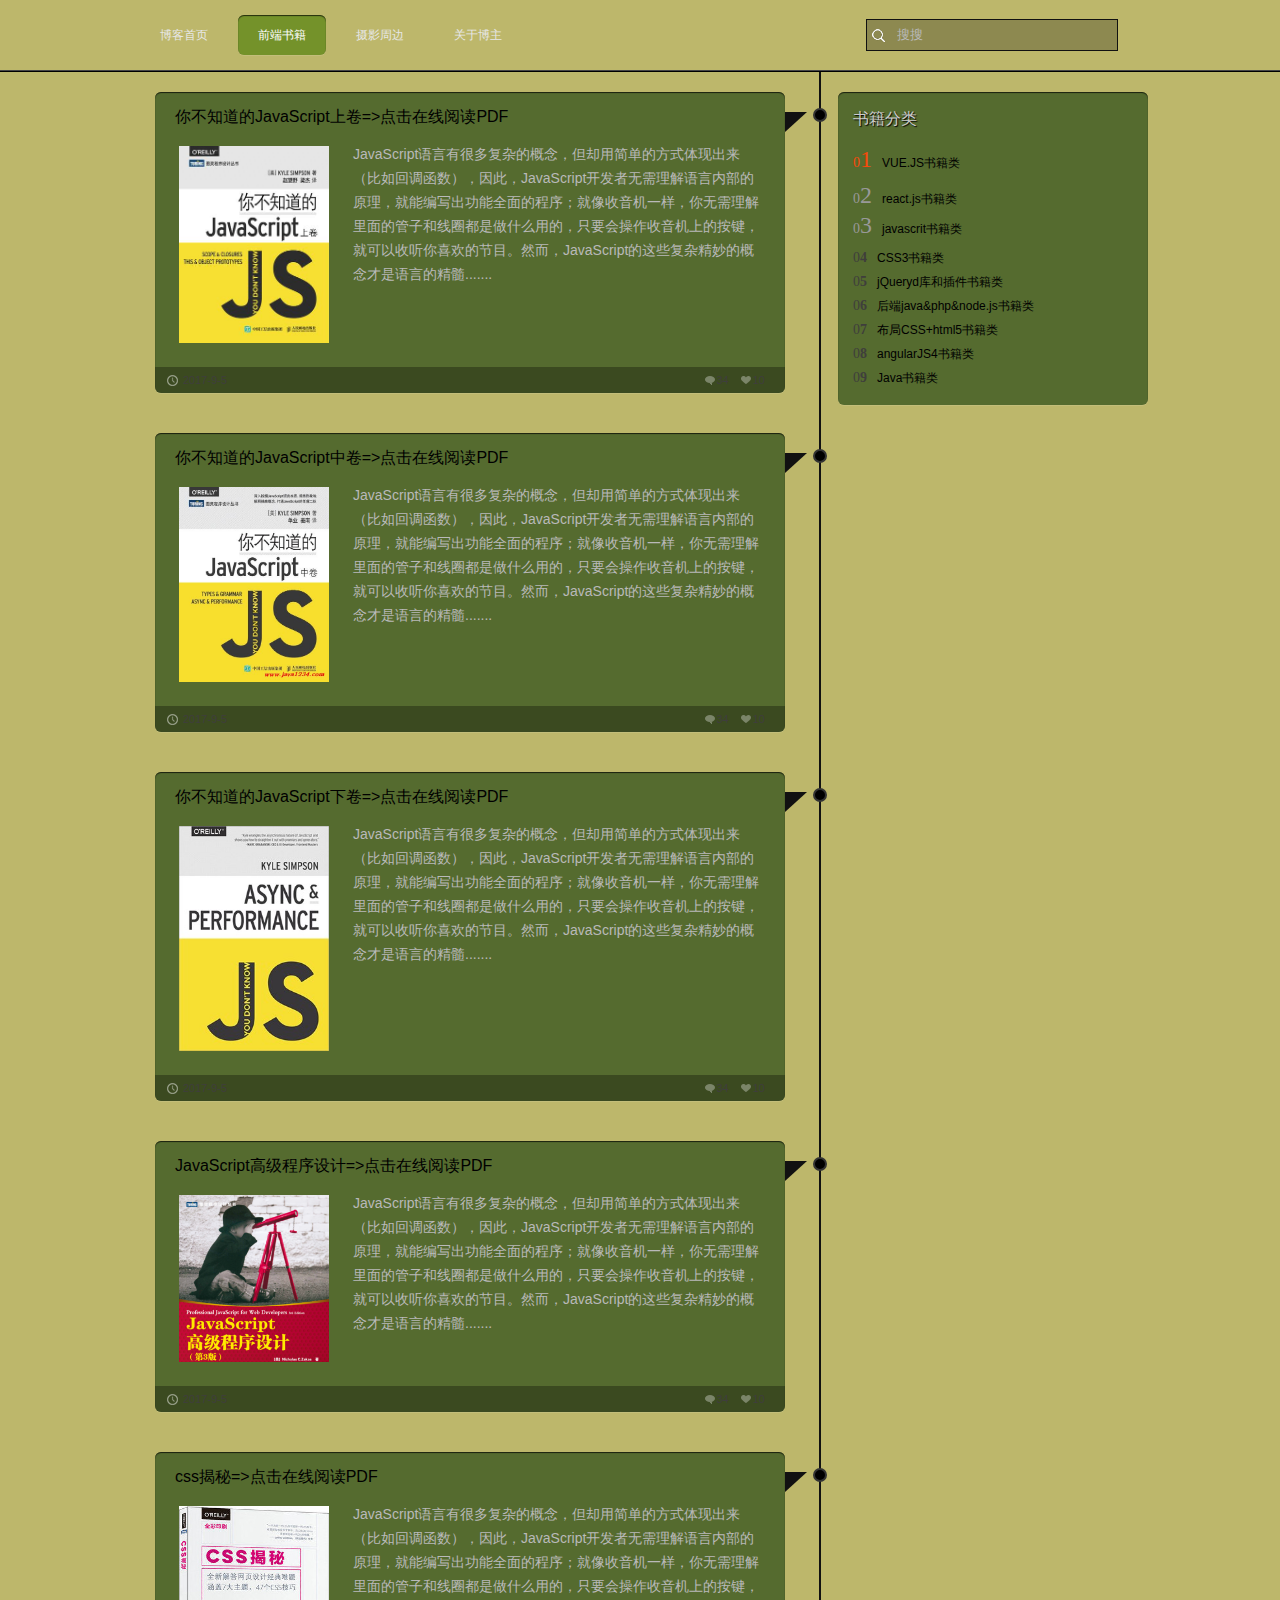
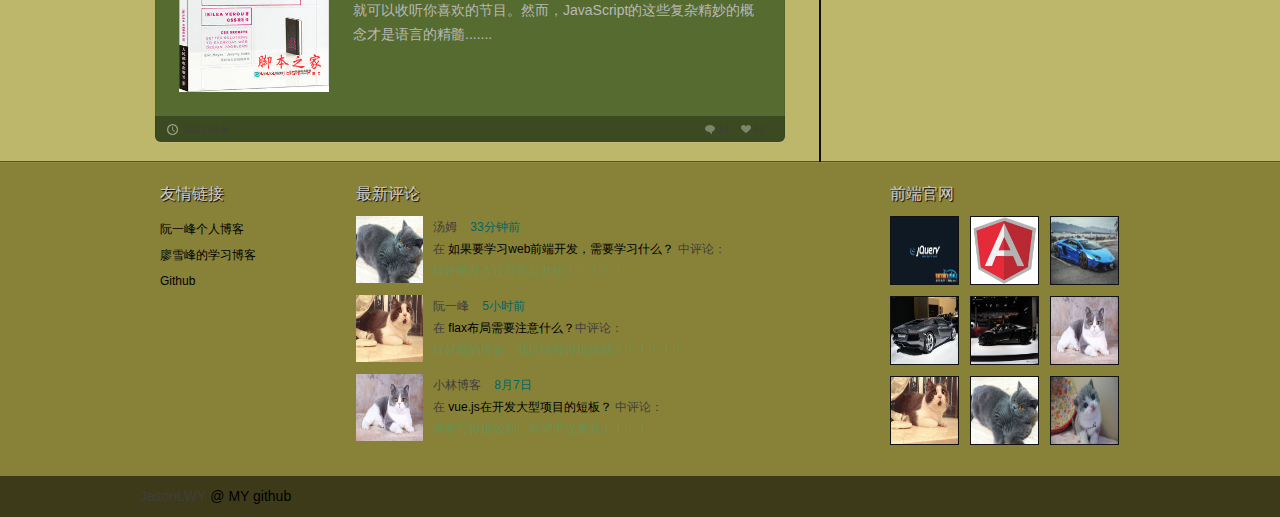
<file: BCatCode/bookOn.html>
<!DOCTYPE html>
<html lang="en">
<head>
    <meta charset="UTF-8">
    <title>jasonlwy博客书籍分享</title>
    <link href="css/styles.css" rel="stylesheet">
    <link href="css/animation.css" rel="stylesheet">
    <!-- 返回顶部调用 begin -->
    <link href="css/lrtk.css" rel="stylesheet" />
    <script type="text/javascript" src="js/jquery.js"></script>
    <script type="text/javascript" src="js/js.js"></script>
    <script type="text/javascript" src="js/my.js"></script>
    <script type="text/javascript" src="js/header.js"></script>
    <script src="media-master/jquery.media.js"></script>

    <script>
        $(function () {
            $("a .media").media({width:500, height:400});
        });
    </script>
</head>
<body>
<header id="top">
    <nav id="nav">
        <ul>
            <li><a href="index2.html" >博客首页</a></li>
            <li><a href="bookOn.html" target="_self" title="图书推荐">前端书籍</a></li>
            <li><a href="pic.html" target="_self" title="技术探讨">摄影周边</a></li>
            <li><a href="about.html" target="_self" title="关于博主   ">关于博主</a></li>
        </ul>
        <div class="search1">
            <form class="searchform" method="get" action="#">
                <input type="text" name="s" value="搜搜" onfocus="this.value=''" onblur="this.value='Search'">
            </form>
        </div>
        <script src="js/silder.js"></script><!--获取当前页导航 高亮显示标题-->
    </nav>
</header>
<div id="mainbody" style="background: darkkhaki">
    <div class="blogs" style="width: 1024px;">
        <ul class="bloglist">
            <li>
                <div class="arrow_box">
                    <div class="ti"></div>
                    <!--三角形-->
                    <div class="ci"></div>
                    <!--圆形-->
                    <h2 class="title"><a class="media" href="pdf/JavaScript.pdf" target="_blank">你不知道的JavaScript上卷=>点击在线阅读PDF</a></h2>
                    <ul class="textinfo">

                        <a class="media" href="pdf/JavaScript.pdf"><img src="images/JavaScript1.jpg"></a>
                        <p> JavaScript语言有很多复杂的概念，但却用简单的方式体现出来（比如回调函数），因此，JavaScript开发者无需理解语言内部的原理，就能编写出功能全面的程序；就像收音机一样，你无需理解里面的管子和线圈都是做什么用的，只要会操作收音机上的按键，就可以收听你喜欢的节目。然而，JavaScript的这些复杂精妙的概念才是语言的精髓.......</p>
                    </ul>
                    <ul class="details">
                        <li class="likes"><a href="#">10</a></li>
                        <li class="comments"><a href="#">34</a></li>
                        <li class="icon-time"><a href="#">2017-9-5</a></li>
                    </ul>
                </div>
            </li>
            <li>
                <div class="arrow_box">
                    <div class="ti"></div>
                    <!--三角形-->
                    <div class="ci"></div>
                    <!--圆形-->
                    <h2 class="title"><a class="media" href="pdf/JavaScript2.pdf"target="_blank">你不知道的JavaScript中卷=>点击在线阅读PDF</a></h2>
                    <ul class="textinfo">
                        <a class="media" href="pdf/JavaScript2.pdf"><img src="images/JavaScript2.jpg"></a>
                        <p> JavaScript语言有很多复杂的概念，但却用简单的方式体现出来（比如回调函数），因此，JavaScript开发者无需理解语言内部的原理，就能编写出功能全面的程序；就像收音机一样，你无需理解里面的管子和线圈都是做什么用的，只要会操作收音机上的按键，就可以收听你喜欢的节目。然而，JavaScript的这些复杂精妙的概念才是语言的精髓.......</p>
                    </ul>
                    <ul class="details">
                        <li class="likes"><a href="#">10</a></li>
                        <li class="comments"><a href="#">34</a></li>
                        <li class="icon-time"><a href="#">2017-9-5</a></li>
                    </ul>
                </div>
            </li>
            <li>
                <div class="arrow_box">
                    <div class="ti"></div>
                    <!--三角形-->
                    <div class="ci"></div>
                    <!--圆形-->
                    <h2 class="title"><a class="media" href="pdf/JavaScript.pdf"target="_blank">你不知道的JavaScript下卷=>点击在线阅读PDF</a></h2>
                    <ul class="textinfo">
                        <a class="media" href="pdf/JavaScript.pdf"><img src="images/JavaScript3.jpg"></a>
                        <p> JavaScript语言有很多复杂的概念，但却用简单的方式体现出来（比如回调函数），因此，JavaScript开发者无需理解语言内部的原理，就能编写出功能全面的程序；就像收音机一样，你无需理解里面的管子和线圈都是做什么用的，只要会操作收音机上的按键，就可以收听你喜欢的节目。然而，JavaScript的这些复杂精妙的概念才是语言的精髓.......</p>
                    </ul>
                    <ul class="details">
                        <li class="likes"><a href="#">10</a></li>
                        <li class="comments"><a href="#">34</a></li>
                        <li class="icon-time"><a href="#">2017-9-5</a></li>
                    </ul>
                </div>
            </li>
            <li>
                <div class="arrow_box">
                    <div class="ti"></div>
                    <!--三角形-->
                    <div class="ci"></div>
                    <!--圆形-->
                    <h2 class="title"><a class="media" href="pdf/JavaScript高级程序设计.pdf" target="_blank">JavaScript高级程序设计=>点击在线阅读PDF</a></h2>
                    <ul class="textinfo">
                        <a class="media" href="pdf/JavaScript高级程序设计.pdf"><img src="images/JavaScript4.jpg"></a>
                        <p> JavaScript语言有很多复杂的概念，但却用简单的方式体现出来（比如回调函数），因此，JavaScript开发者无需理解语言内部的原理，就能编写出功能全面的程序；就像收音机一样，你无需理解里面的管子和线圈都是做什么用的，只要会操作收音机上的按键，就可以收听你喜欢的节目。然而，JavaScript的这些复杂精妙的概念才是语言的精髓.......</p>
                    </ul>
                    <ul class="details">
                        <li class="likes"><a href="#">10</a></li>
                        <li class="comments"><a href="#">34</a></li>
                        <li class="icon-time"><a href="#">2017-9-5</a></li>
                    </ul>
                </div>
            </li>
            <li>
                <div class="arrow_box">
                    <div class="ti"></div>
                    <!--三角形-->
                    <div class="ci"></div>
                    <!--圆形-->
                    <h2 class="title"><a class="media" href="pdf/css揭秘.pdf"target="_blank">css揭秘=>点击在线阅读PDF</a></h2>
                    <ul class="textinfo">
                        <a class="media" href="pdf/css揭秘.pdf"><img src="images/css1.jpg"></a>
                        <p> JavaScript语言有很多复杂的概念，但却用简单的方式体现出来（比如回调函数），因此，JavaScript开发者无需理解语言内部的原理，就能编写出功能全面的程序；就像收音机一样，你无需理解里面的管子和线圈都是做什么用的，只要会操作收音机上的按键，就可以收听你喜欢的节目。然而，JavaScript的这些复杂精妙的概念才是语言的精髓.......</p>
                    </ul>
                    <ul class="details">
                        <li class="likes"><a href="#">10</a></li>
                        <li class="comments"><a href="#">34</a></li>
                        <li class="icon-time"><a href="#">2017-9-5</a></li>
                    </ul>
                </div>
            </li>
        </ul>
        <aside>

            <div class="tuijian">
                <h2>书籍分类</h2>
                <ol>
                    <li><span><strong>1</strong></span><a href="/">VUE.JS书籍类</a></li>
                    <li><span><strong>2</strong></span><a href="/">react.js书籍类</a></li>
                    <li><span><strong>3</strong></span><a href="/">javascrit书籍类</a></li>
                    <li><span><strong>4</strong></span><a href="/">CSS3书籍类</a></li>
                    <li><span><strong>5</strong></span><a href="/">jQueryd库和插件书籍类</a></li>
                    <li><span><strong>6</strong></span><a href="/">后端java&php&node.js书籍类</a></li>
                    <li><span><strong>7</strong></span><a href="/">布局CSS+html5书籍类</a></li>
                    <li><span><strong>8</strong></span><a href="/">angularJS4书籍类</a></li>
                    <li><span><strong>9</strong></span><a href="/">Java书籍类</a></li>
                </ol>
            </div>

        </aside>
    </div>

</div>
<footer>
    <div class="footer-mid">
        <div class="links">
            <h2>友情链接</h2>
            <ul>
                <li><a href="http://www.ruanyifeng.com/blog/">阮一峰个人博客</a></li>
                <li><a href="https://www.liaoxuefeng.com/">廖雪峰的学习博客</a></li>
                <li><a href="https://www.github.com/">Github</a></li>
            </ul>
        </div>
        <div class="visitors">
            <h2>最新评论</h2>
            <dl>
                <dt><img src="images/n3.jpg">
                <dt>
                <dd>汤姆
                    <time>33分钟前</time>
                </dd>
                <dd>在 <a href="http://www.yangqq.com/jstt/bj/2013-07-28/530.html" class="title">如果要学习web前端开发，需要学习什么？ </a>中评论：</dd>
                <dd>好好学月入过万不是梦想！！！！！</dd>
            </dl>
            <dl>
                <dt><img src="images/n2.jpg">
                <dt>
                <dd>阮一峰
                    <time>5小时前</time>
                </dd>
                <dd>在 <a href="http://www.yangqq.com/news/s/2013-07-31/533.html" class="title">
                    flax布局需要注意什么？</a>中评论：</dd>
                <dd>好好看的博客，我已经写得很清楚了！！！！！</dd>
            </dl>
            <dl>
                <dt><img src="images/n1.jpg">
                <dt>
                <dd>小林博客
                    <time>8月7日</time>
                </dd>
                <dd>在 <a href="http://www.yangqq.com/jstt/bj/2013-06-18/285.html" class="title">vue.js在开发大型项目的短板？ </a>中评论：</dd>
                <dd>博客写得很独到，希望下次更新！！！！</dd>
            </dl>
        </div>
        <section class="flickr" >
            <h2>前端官网</h2>
            <ul>
                <li><a href="/"><img src="images/i1.jpg"></a></li>
                <li><a href="/"><img src="images/i2.jpg"></a></li>
                <li><a href="/"><img src="images/i3.jpg"></a></li>
                <li><a href="/"><img src="images/i4.jpg"></a></li>
                <li><a href="/"><img src="images/i5.jpg"></a></li>
                <li><a href="/"><img src="images/n1.jpg"></a></li>
                <li><a href="/"><img src="images/n2.jpg"></a></li>
                <li><a href="/"><img src="images/n3.jpg"></a></li>
                <li><a href="/"><img src="images/n4.jpg"></a></li>
            </ul>
        </section>
    </div>
    <div class="footer-bottom">
        <p>JasonLWY <a href="http://www.github.com">@ MY github</a></p>
    </div>
</footer>

</body>
</html>
</file>
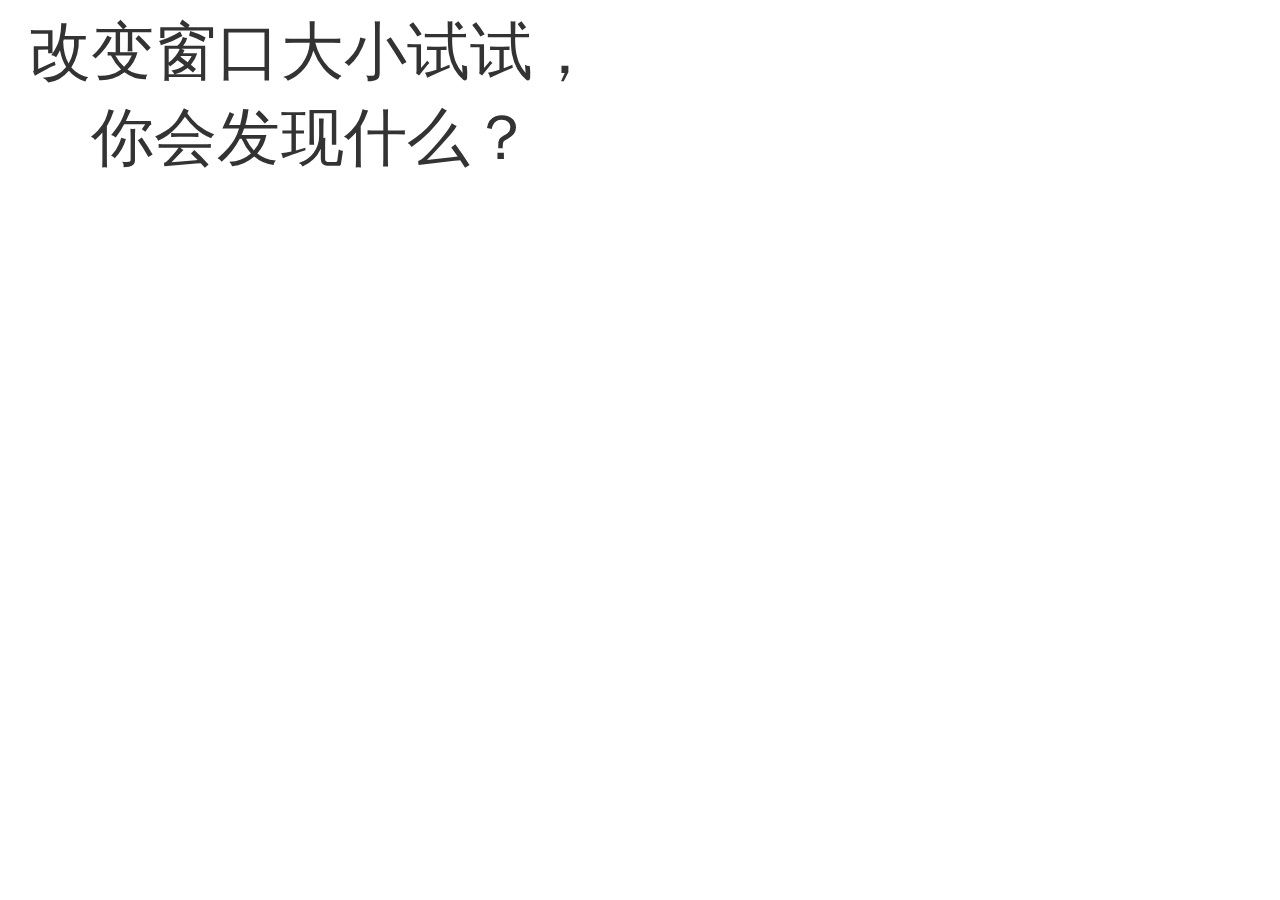
<file: BCatCode/demo112.html>
<!DOCTYPE html>
<html>
<head>
    <meta charset="utf-8" />
    <meta name="viewport" content="width=device-width, initial-scale=1,maximum-scale=1, user-scalable=no">
    <title>测试页面</title>
    <style type="text/css">
        div {
            width: 600px;
            text-align: center;
            font-size: 4em;
            color: #333;
        }
    </style>
    <script type="text/javascript" src="http://code.jquery.com/jquery-1.11.0.js"></script>
    <script type="text/javascript">
        $(function() {
            var r = document.body.offsetWidth / window.screen.availWidth;
            $(document.body).css("-webkit-transform","scale(" + r + ")");
        });
        $(window).resize(function() {
            var r = document.body.offsetWidth / window.screen.availWidth;
            $(document.body).css("-webkit-transform","scale(" + r + ")");
        });
    </script>
</head>
<body>
<div>改变窗口大小试试，你会发现什么？</div>
</body>
</html>
</file>
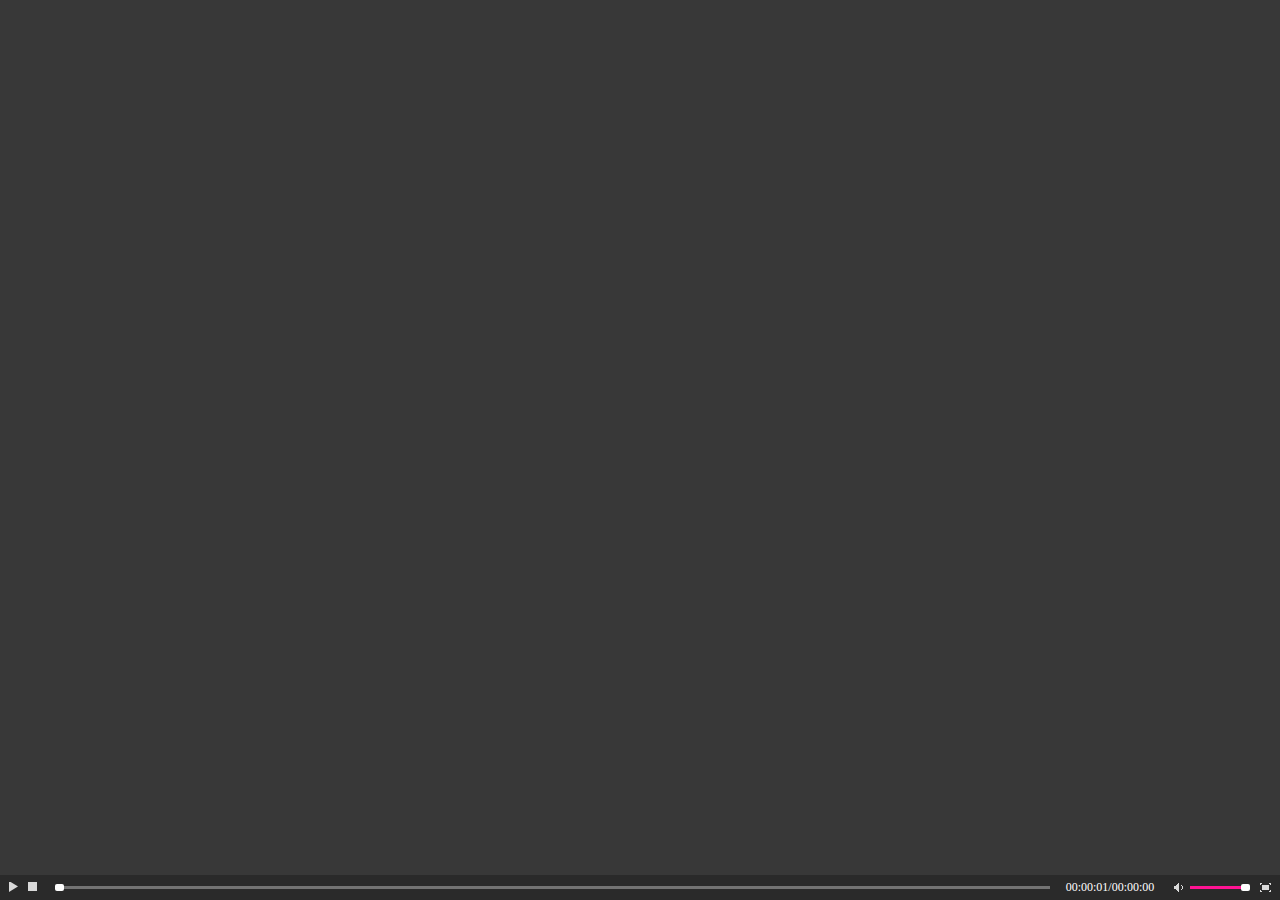
<file: BCatCode/mycat.html>
<!DOCTYPE html>
<html>
	<head>
		<meta charset="UTF-8">
		<title></title>






























































































































































		<link rel="stylesheet" href="css/reset.css" />
		<style type="text/css">
			html,body{
				font-size: 0;
				height: 100%;
				overflow: hidden;
				min-width: 385px;
			}
			#wrap{
				background: #383838;
				width: 100%;
				height: 100%;
				overflow: hidden;
			}
			#controller{
				height: 25px;
				background: #2A2A2A;
			}
			
			/*主进度条*/
			#controller{
				position: relative;
			}
			#controller  .progress{
				position: relative;
				height: 100%;
				margin: 0 230px 0 55px;
			}
			#controller  .progress .wrap{
				position: absolute;
				top: 11px;
				width: 100%;
				height: 3px;
				background: #737373;
			}
			#controller  .progress .wrap .inner{
				z-index: 1;
				position: absolute;
				top: -2px;
				width: 9px;
				height: 7px;
				border-radius: 2px;
				background: white;
			}
			#controller  .progress .wrap2{
				position: absolute;
				top: 11px;
				width: 0;
				height: 3px;
				background: deeppink;
			}
			
			/*按钮排*/
			#controller .btns{
				left: 0;
				top: 0;
				position: absolute;
				width: 55px;
				height: 100%;
				text-align: center;
			}
			#controller .btns span{
				display: inline-block;
				width: 9px;
				height: 11px;
				margin-top: 7px;
				margin-right: 10px;
			}
			#controller .btns .start{
				background: url(img/icon.png) no-repeat;
				background-position:0 -23px ;
			}
			#controller .btns .start.active{
				background-position:0 -11px ;
			}
			#controller .btns .stop{
				background: url(img/icon.png) no-repeat;
				background-position:0 0 ;
			}
			
			
			/*others*/
			#controller .others{
				right: 0;
				top: 0;
				position: absolute;
				width: 230px;
				height: 100%;
			}
			#controller .others > div{
				float: left;
			}
			#controller .others .time{
				width: 120px;
				height: 100%;
				line-height: 25px;
				font-size: 12px;
				text-align: center;
				color: white;
			}
			#controller .others .sound{
				width: 80px;
				height: 100%;
			}
			#controller .others .sound > div{
				float: left;
			}
			#controller .others .sound .switch{
				width: 20px;
				height: 100%;
				text-align: center;
			}
			#controller .others .sound .switch > span{
				display: inline-block;
				width: 12px;
				height: 12px;
				margin: 7px auto;
				background: url(img/icon.png) no-repeat;
				background-position:0 -34px;
			}
			#controller .others .sound .switch.active > span{
				background-position:0 -46px;
			}
			#controller .others .sound .progress{
				width: 60px;
				margin: 0;
			}
			
			
			#controller .others .full-screen{
				width: 30px;
				height: 100%;
				text-align:center;
			}
			#controller .others .full-screen span{
				 display: inline-block;
				 margin: 7px auto;
				 width: 11px;
				 height: 11px;
				 background: url(img/icon.png) no-repeat;
				 background-position: 0 -58px;
			}
			#controller .others .full-screen.active span{
				 background-position: 0 -70px;
			}
			
			
		</style>
	</head>
	<body>
			<div id="wrap">
					<video  src="http://gslb.miaopai.com/stream/B~dRdhKMQeI6cuE5aqoGYoVaqbu0YNVn.mp4" ></video>
					<!--视频控件-->
					<div id="controller">
						<!--按钮排-->
						<div class="btns">
							<span class="start"></span>
							<span class="stop"></span>
						</div>
						<!--主进度条-->
						<div class="progress">
							<div class="wrap">
								<div class="inner"></div>
							</div>
							<div class="wrap2"></div>
						</div>
						<!--时间 音量 音量进度条 全屏按钮-->
						<div class="others">
							<div class="time"><span class="now">00:00:01</span>/<span class="all">00:00:00</span></div>
							<div class="sound">
								<div class="switch">
									<span></span>
								</div>
								<div class="progress">
									<div class="wrap">
										<div class="inner"></div>
									</div>
									<div class="wrap2"></div>
								</div>
							</div>
							<div class="full-screen">
								<span></span>
							</div>						
						</div>
					</div>
			</div>
	</body>
	<script src="js/drag.js"></script>
	<script type="text/javascript">
		window.onload=function(){
			/*变量 节点的定义*/
			var video = document.querySelector("#wrap video");
			var controller = document.querySelector("#controller");
			var progressM = document.querySelectorAll("#controller  .progress");
			var wrapM = document.querySelectorAll("#controller  .progress .wrap");
			var wrap2M = document.querySelectorAll("#controller  .progress .wrap2");
			var innerM = document.querySelectorAll("#controller  .progress .wrap .inner");
			var start = document.querySelector("#controller .btns .start");
			var stop = document.querySelector("#controller .btns .stop");
			var all = document.querySelector("#controller .others .time .all");
			var now = document.querySelector("#controller .others .time .now");
			var switchEl = document.querySelector("#controller .others .sound .switch");
			var fullScreen = document.querySelector("#controller .others .full-screen");
			
			var timer=0;
			//同步音量
			var flag =1;
			var isFullScreen =false;
			
			/*控制播放器的尺寸*/
			video.width = document.documentElement.clientWidth;
			video.height = document.documentElement.clientHeight - controller.offsetHeight;
			window.onresize=function(){
				video.width = document.documentElement.clientWidth;
				video.height = document.documentElement.clientHeight - controller.offsetHeight;
			}
			
			//整体的播放器效果
			player();
			function player(){
				
				/*全屏*/
				fullScreen.onclick=function() {
					if(isFullScreen) {
						isFullScreen = false
						if (document.exitFullscreen) {  
						    document.exitFullscreen();  
						}  
						else if (document.mozCancelFullScreen) {  
						    document.mozCancelFullScreen();  
						}  
						else if (document.webkitCancelFullScreen) {  
						    document.webkitCancelFullScreen();  
						}
						else if (document.msExitFullscreen) {
						      document.msExitFullscreen();
						}
					} else {
						isFullScreen = true
						var docElm = document.documentElement;
						//W3C  
						if (docElm.requestFullscreen) {  
						    docElm.requestFullscreen();  
						}
						//FireFox  
						else if (docElm.mozRequestFullScreen) {  
						    docElm.mozRequestFullScreen();  
						}
						//Chrome等  
						else if (docElm.webkitRequestFullScreen) {  
						    docElm.webkitRequestFullScreen();  
						}
						//IE11
						else if (docElm.msRequestFullscreen) {
						  docElm.msRequestFullscreen();
						}
					}
				}
				
				/*音量相关*/
				innerM[1].style.left = wrap2M[1].style.width = wrapM[1].clientWidth -innerM[1].offsetWidth +"px";
				switchEl.onclick=function(){
					if(video.muted){
					/*	静音 ---> 不静音 -->不加active*/
						removeClass(this,"active");
						video.muted = false;
						
						innerM[1].style.left = wrap2M[1].style.width = (wrapM[1].clientWidth -innerM[1].offsetWidth)*flag+"px";
						video.volume=flag;
					}else{
					/*	不静音 ---> 静音 -->加active*/
						addClass(this,"active");
						video.muted = true;
						
						innerM[1].style.left = wrap2M[1].style.width = 0+"px";
						video.volume=0;
					}
				}
				
				
				/*时间的控制*/
				setTimeout(function(){
					all.innerHTML = changeTime(video.duration);
				},1000)
				
				/*
				拖拽时根据拖拽距离控制视频时间
	
				点击进度条时,根据点击位置控制视频时间
					点击进度条时,默认就应该是播放操作
					切换播放按钮的样式
					控制视频的播放
						:控制进度条的前进:通过开启定时器来实现
				*/
				progressM[0].onclick=function(ev){
					ev = ev||event;
					var x = ev.clientX - this.offsetLeft;
					innerM[0].style.left = wrap2M[0].style.width = x+"px";
					video.currentTime = x/(wrapM[0].clientWidth -innerM[0].offsetWidth ) * video.duration;
					
					video.play();
					addClass(start,"active");
					timer=setInterval(move,100);
				}
				
				
				
				
				/*
				播放按钮点击时:
					切换播放按钮的样式
					控制视频的播放暂停
						播放:控制进度条的前进(通过开启定时器来实现)
						暂停:要关闭定时器不让进度条前进
						
				停止按钮点击时
					切换播放按钮的样式
					控制视频暂停
						暂停:要关闭定时器不让进度条前进
					进度条重置为0
					视频时间调整为0
				*/
				//停止按钮
				stop.onclick=function(){
					video.pause();
					removeClass(start,"active");
					clearInterval(timer);
					innerM[0].style.left = wrap2M[0].style.width = 0+"px";
					video.currentTime=0;
				}
				//播放按钮
				start.onclick=function(){
					if(video.paused){
						// 暂停 ---> 播放 --->  暂停按钮（加active）
						video.play();
						addClass(this,"active");
						timer=setInterval(move,100);
					}else{
						//播放 ---> 暂停 ---> 播放按钮
						video.pause();
						removeClass(this,"active");
						clearInterval(timer);
					}
				}
				function move(){
					var scale = video.currentTime / video.duration;
					innerM[0].style.left = wrap2M[0].style.width = scale *(wrapM[0].clientWidth -innerM[0].offsetWidth )+"px";
					
					now.innerHTML = changeTime(video.currentTime);
				}
				
				
				
				
				//进度条拖拽  解耦 组件高可复用
				var callback={
					move:function(){
						wrap2M[0].style.width = this.offsetLeft+"px";
						/*拖拽时根据拖拽距离控制视频时间*/
						var scale = this.offsetLeft / (wrapM[0].clientWidth -innerM[0].offsetWidth );
						video.currentTime = scale*video.duration;
						
						now.innerHTML = changeTime(video.currentTime);
					}
				}
				var callback1={
					move:function(){
						wrap2M[1].style.width = this.offsetLeft+"px";
						var scale = this.offsetLeft / (wrapM[1].clientWidth -innerM[1].offsetWidth );
						flag = scale;
						video.volume = scale;
						if(video.volume == 0){
							addClass(switchEl,"active");
							//一定重新置回来
							video.muted = true;
						}else{
							removeClass(switchEl,"active");
							//一定重新置回来
							video.muted = false;
						}
					}
				}
				$.drag(innerM[0],callback);
				$.drag(innerM[1],callback1);
			}
		
		
		
		
		
			//工具类函数
				function changeTime(time){
					time = parseInt(time);
					
					var h=toZero(Math.floor(time/3600));
					var m=toZero(Math.floor(time%3600/60));
					var s=toZero(Math.floor(time%60));;
					
					return h+":"+m+":"+s;
				}
				function toZero(mun){
					if(mun<10){
						mun = "0"+mun;
					}else{
						mun = ""+mun;
					}
					return mun;
				}
			
			
				function addClass(node,className){
					var reg=new RegExp("\\b"+className+"\\b");
					if(!reg.test(node.className)){
						node.className +=(" "+className); 
					}
				}
				function removeClass(node,className){
					if(node.className){
						var reg=new RegExp("\\b"+className+"\\b");
						var classes = node.className;
						node.className=classes.replace(reg,"");
						if(/^\s*$/g.test(node.className)){
							node.removeAttribute("class");
						}
					}else{
						node.removeAttribute("class");
					}
				}
		}
	</script>
</html>
</file>
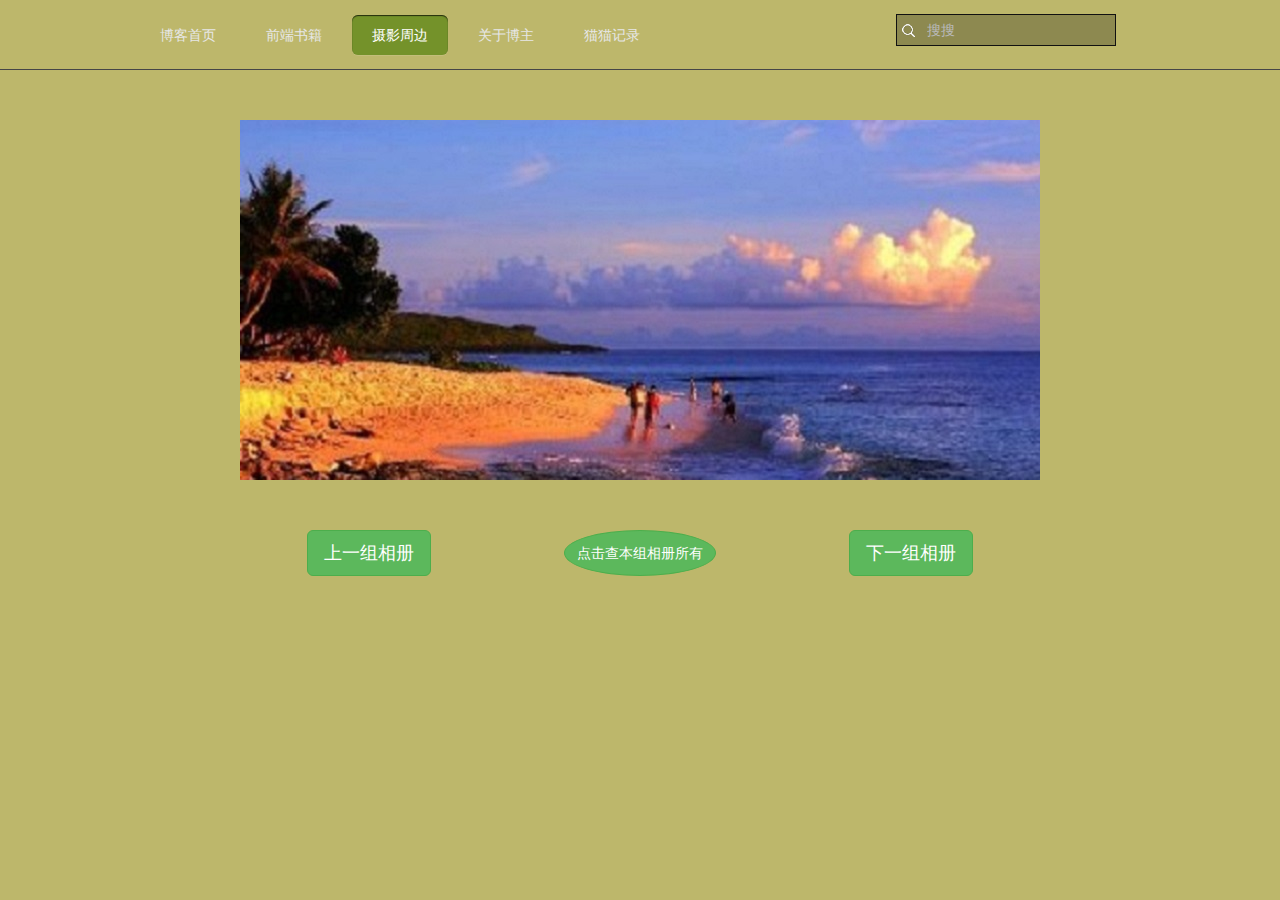
<file: BCatCode/pic.html>
<!DOCTYPE HTML>
<html>
<head>
<meta http-equiv="Content-Type" content="text/html; charset=utf-8">
<title>深圳周边摄影</title>
    <link rel="stylesheet" href="css/pic.css">
    <link href="css/styles.css" rel="stylesheet">
    <link href="css/animation.css" rel="stylesheet">
    <!-- 返回顶部调用 begin -->
    <link href="css/lrtk.css" rel="stylesheet" />
    <script type="text/javascript" src="js/jquery.js"></script>
    <script type="text/javascript" src="js/js.js"></script>
    <script type="text/javascript" src="js/my.js"></script>
    <script type="text/javascript" src="js/header.js"></script>
    <script src="layer-v3.1.0/layer/layer.js"></script>
    <link rel="stylesheet" href="css/styles.css">
    <link rel="stylesheet" href="css/bootstrap.css">
    <style>
        body{
            background-color: darkkhaki;
        }
    </style>
</head>
<body>
<header id="top">
    <nav id="nav">
        <ul>
            <li><a href="index2.html" target="_self">博客首页</a></li>
            <li><a href="bookOn.html" target="_self" title="图书推荐">前端书籍</a></li>
            <li><a href="pic.html" target="_self" title="技术探讨">摄影周边</a></li>
            <li><a href="about.html" target="_self" title="关于博主">关于博主</a></li>
            <li><a href="mycat.html" target="_self" title="猫猫记录">猫猫记录</a></li>

        </ul>
        <div class="search1" style="margin-top: -1.5em;">
            <form class="searchform" method="get" action="#">
                <input type="text" name="s" value="搜搜" onfocus="this.value=''" onblur="this.value='Search'">
            </form>
        </div>
        <script src="js/silder.js"></script><!--获取当前页导航 高亮显示标题-->
    </nav>

</header>
<div id="box">
    <ul class="info">
        <li><a href="show.html"><img width="800" src="images/k1.jpg" alt=""/>1</a></li>
        <li><a href="show.html"><img width="800"  src="images/k2.jpg" alt=""/>2</a></li>
        <li><a href="show.html"><img width="800"  src="images/k3.jpg" alt=""/>3</a></li>
        <li><a href="show.html"><img width="800"   src="images/k4.jpg" alt=""/>4</a></li>
        <li><a href="show.html"><img width="800"  src="images/k5.jpg" alt=""/>5</a></li>
    </ul>
    <div id="show">
</div>
    <!--<div class="wrap">
            <div id="text" class="text">
                <strong style="font-size: 18px">深圳美景</strong><p>你要是没去接触，根本不会理解一门东西的美妙之处，越是想了解底层实现的东西了解一个工具的使用你要是没去接触根本不会理解一门东西的美妙之处，越是想了解底层实现的东西，了解一个工具的使用根本不会理解一门东西的美妙之处，越是想了解底层实现的东西，了解一个工具的使用。</p>
            </div>
            <div  style="display: none;">
                <strong style="font-size: 18px">深圳美景</strong><p></p>
            </div>
            <div  style="display: none;">
                <strong style="font-size: 18px">深圳美景</strong><p>3。</p>
            </div>
            <div c style="display: none;">
                <strong style="font-size: 18px">深圳美景</strong><p>4</p>
            </div>
            <div style="display: none;">
                <strong style="font-size: 18px">深圳美景</strong><p>5</p>
            </div>
    </div>-->
</div>
<div id="wrap">
    <button type="button" id="prev" class="btn btn-success btn-lg layui-anim-scaleSpring">上一组相册</button>
    <button type="button" id="btn1" class="btn btn-success">点击查本组相册所有</button>
    <button type="button" id="next" class="btn btn-success btn-lg layui-anim-scaleSpring">下一组相册</button>
</div>
<script src="js/pic.js"></script>
</body>
</html>
</file>
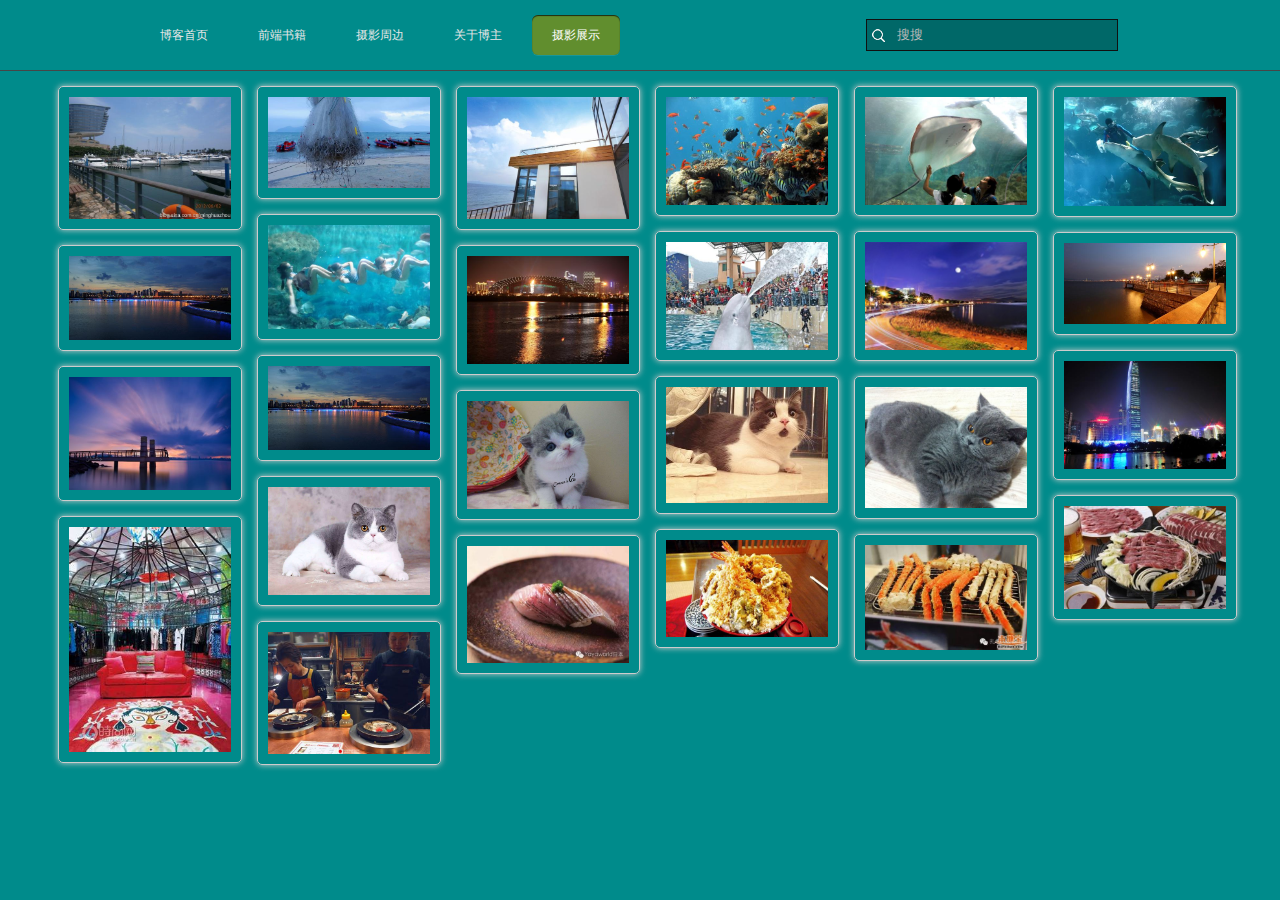
<file: BCatCode/show.html>
<!DOCTYPE html>
<html>
<head>
    <meta http-equiv="Content-Type" content="text/html; charset=UTF-8" />
    <script src="js/waterfall.js"></script>
    <script src="js/jquery.js"></script>
    <script src="layer-v3.1.0/layer/layer.js"></script>
    <link rel="stylesheet" href="css/layer.css">
    <link rel="stylesheet" href="css/styles.css">
    <style type="text/css">
        *{padding: 0;margin:0;}
        #main{
            position: relative;
        }
        .pin{
            padding: 15px 0 0 15px;
            float:left;
        }
        .box{
            padding: 10px;
            border:1px solid #ccc;
            box-shadow: 0 0 6px #ccc;
            border-radius: 5px;
        }
        .box img{
            width:162px;
            height:auto;
        }
    </style>
    <script>
        //调用示例
        $(function () {
            $("#main img").each(function () {
                $(this).click(function () {
                    /* layer.photos({
                         photos: '#layer-photos-demo'
                         , anim: 4 //0-6的选择，指定弹出图片动画类型，默认随机（请注意，3.0之前的版本用shift参数）
                     });*/
                    layer.photos({
                        photos: '#main',
                        tab: function(pic, layero){
                            console.log(pic) //当前图片的一些信息
                        }
                    });
                })
            })
        });
    </script>
</head>
<body style="background:darkcyan;">
<header id="top" style="background: darkcyan">
    <nav id="nav">
        <ul>
            <li><a href="index2.html" target="_self">博客首页</a></li>
            <li><a href="bookOn.html" target="_self" title="图书推荐">前端书籍</a></li>
            <li><a href="pic.html" target="_self" title="技术探讨">摄影周边</a></li>
            <li><a href="about.html" target="_self" title="关于博主">关于博主</a></li>
            <li><a href="show.html" target="_self" title="摄影展示">摄影展示</a></li>
        </ul>
        <div class="search1">
            <form class="searchform" method="get" action="#">
                <input type="text" name="s" value="搜搜" onfocus="this.value=''" onblur="this.value='Search'">
            </form>
        </div>
        <script src="js/silder.js"></script><!--获取当前页导航 高亮显示标题-->
    </nav>
</header>
<div id="main">
    <div class="pin">
        <div class="box">
            <img src="./img/1.jpg"/>
        </div>
    </div>
    <div class="pin">
        <div class="box">
            <img src="./img/2.jpg"/>
        </div>
    </div>
    <div class="pin">
        <div class="box">
            <img src="./img/3.jpg"/>
        </div>
    </div>
    <div class="pin">
        <div class="box">
            <img src="./img/4.jpg"/>
        </div>
    </div>
    <div class="pin">
        <div class="box">
            <img src="./img/5.jpg"/>
        </div>
    </div>
    <div class="pin">
        <div class="box">
            <img src="./img/6.jpg"/>
        </div>
    </div>
    <div class="pin">
        <div class="box">
            <img src="./img/7.jpg"/>
        </div>
    </div>
    <div class="pin">
        <div class="box">
            <img src="./img/8.jpg"/>
        </div>
    </div>
    <div class="pin">
        <div class="box">
            <img src="./img/9.jpg"/>
        </div>
    </div>
    <div class="pin">
        <div class="box">
            <img src="./img/10.jpg"/>
        </div>
    </div>
    <div class="pin">
        <div class="box">
            <img src="./img/11.jpg"/>
        </div>
    </div>
    <div class="pin">
        <div class="box">
            <img src="./img/12.jpg"/>
        </div>
    </div>
    <div class="pin">
        <div class="box">
            <img src="./img/13.jpg"/>
        </div>
    </div>
    <div class="pin">
        <div class="box">
            <img src="./img/14.jpg"/>
        </div>
    </div>
    <div class="pin">
        <div class="box">
            <img src="./img/15.jpg"/>
        </div>
    </div>
    <div class="pin">
        <div class="box">
            <img src="./img/16.jpg"/>
        </div>
    </div>
    <div class="pin">
        <div class="box">
            <img src="./img/17.jpg"/>
        </div>
    </div>
    <div class="pin">
        <div class="box">
            <img src="./img/18.jpg"/>
        </div>
    </div>
 <div class="pin">
        <div class="box">
            <img src="./img/19.jpg"/>
        </div>
    </div>
    <div class="pin">
        <div class="box">
            <img src="./img/20.jpg"/>
        </div>
    </div>
    <div class="pin">
        <div class="box">
            <img src="./img/21.jpg"/>
        </div>
    </div>
    <div class="pin">
        <div class="box">
            <img src="./img/22.jpg"/>
        </div>
    </div>
    <div class="pin">
        <div class="box">
            <img src="./img/23.jpg"/>
        </div>
    </div>
    <div class="pin">
        <div class="box">
            <img src="./img/24.jpg"/>
        </div>
    </div>
    <div class="pin">
        <div class="box">
            <img src="./img/25.jpg"/>
        </div>
    </div>
</div>
</body>
</html>
</file>
<file: BCatCode/css/styles.css>
@charset "utf-8";
/* CSS Document */
* { margin: 0; padding: 0 }
body { font: 12px "ËÎÌå", "Arial Narrow", HELVETICA; color: #3F3E3C; line-height: 1.5; background: #333; }
img { border: 0; vertical-align: middle }
h1, h2, h3, h4, h5, h6 { font-weight: normal; }
h1 { font: 24px "Î¢ÈíÑÅºÚ", "Microsoft YaHei", Arial, Helvetica, sans-serif }
p { word-wrap: break-word;font-size: 14px;}
ul, ol { list-style: none; }
a { color: #000; text-decoration: none; transition: All 1s ease; -webkit-transition: All 1s ease; -moz-transition: All 1s ease; -ms-transition: All 1s ease; -o-transition: All 1s ease; }
a:hover { color: #fff; }
.blank { height: 5px; overflow: hidden; width: 100%; margin: auto; clear: both }
/* -----------------------nav Ò»¼¶µ¼º½----------------- */
header { width: 100%; background: darkkhaki; height: 70px; border-bottom: #464647 1px solid; }
header nav { margin: 0 auto; width: 1000px; text-align: center; padding-top: 15px }
header nav ul li { line-height: 40px; display: inline }
header nav ul li a { color: #E7E7E7; display: block; padding: 0 20px; margin-right: 10px; float: left }
header nav ul li a:hover, #nav_current { color: #fff; background: rgba(107, 142, 35, 0.9); box-shadow: 0px 1px 0px rgba(255,255,255,.1), inset 0px 1px 1px rgba(0,0,0,.7); border-radius: 6px; }

 .fixed {
            position: fixed;
            top: 0;
            left: 0;
            z-index: 222;
        }
#mainbody { width: 100%; border-top: #000 1px solid; clear: both; overflow: hidden; }
/* ---------------------info------------------------- */
.info { width: 1000px; margin: 40px auto; overflow: hidden; clear: both }
/* Í¼Æ¬ÏòÉÏ·­×ªµÄ¶¯»­Ð§¹û */
.info figure { 	 display: inline-block;
				 width: 630px; 
				 height: 250px;
				 position: relative;
				 -webkit-animation: pageTop 6s ease 0.5s backwards;
				 -moz-animation: pageTop 6s ease 0.5s backwards;
				 -ms-animation: pageTop 6s ease 0.5s backwards;
				 -o-animation: pageTop 6s ease 0.5s backwards;
				 animation: pageTop 6s ease 0.5s backwards;
				 float: left;
				 }

.info figcaption {  padding: 20px; 
					position: absolute; 
					top: 20%; left: 0; 
					background: rgba(153,153,153,.8); 
					color: white; 
					opacity: 0; 
					-webkit-transition: opacity .75s ease-out;
					-moz-transition: opacity .75s ease-out; 
					-o-transition: opacity .75s ease-out; 
					transition: opacity .75s ease-out; 
				}
.info figure:hover figcaption { opacity: 1; } /* ÓÃopacity ÉèÖÃÊó±ê·ÅÉÏÈ¥ÏÔÊ¾ÎÄ×ÖµÄÐ§¹û */
.info figcaption strong { display: block; line-height: 40px }
/* ¹Ø¼ü×Ö */

#Ariala{
	/*background: pink;*/
	width: 100%;
	height: 60px;
	position: relative;
	margin-top: 10px;
	border:1px solid rgba(0,0,0,0.1);

}
#Ariala p{
	display: inline-block;
	font-family: "宋体";
	text-align:center;
	font-weight:bold;
	font-size:19px;
	position: absolute;
	left: 0;
	top: 16px;
	margin-left:10px;
}
#Ariala ul{
	font:16px/60px "微软雅黑";
	display: flex;
	justify-content: space-around;
}

/* pageController */
.pageController{
	
	display: flex;
	flex-direction: column;
	
}
.pageController span{
	margin-right: 28px;
}
.pageController span a {
	margin: 0 15px;
	color: blue;
}
.hr1{
	margin-top: 10px;
}

/*评论信息*/
.data_list{
	margin:10px 0;
	width: auto;
	height: auto;
	border: 1px solid rgba(0,0,0,0.1);
}
.data_list_title{
	height: 56px;
	font-size: 18px;
	font-weight: bold;
	line-height: 50px;
	margin-bottom: 5px;
	margin-left: 10px;
	border-bottom: 1px solid rgba(0,0,0,0.1);
}
.data_list_Lme{
	height: 71px;
	line-height: 40px;
	margin-left:19px;
	/*background: pink;*/
}
.data_list_mess font{
	font-weight: bold;
}
.data_list_mess{
	font-size: 16px;
	margin-top: 10px;
    margin-bottom: 5px;
    padding-bottom: 15px;
    border-bottom: 1px dotted gray;	
}
/*平论*/
textarea {
    font-family: inherit;
    font-size: 15px;
    line-height: inherit;

}
.flex_1{
	width: 100%;
	height: auto;
	display: flex;
	justify-content: space-between;
}
.flex_1 div:nth-child(2){
	margin-right:20px;

	
}
.flex_1 div:nth-child(2) button{
		width: 84px;
		height: 33px;
		background: #2F70A9;
		color: #fff;
		border-radius:99%;
		box-shadow: 1px 1px 1px #2F70A9;
		cursor: pointer;
}

/* card */
.card { box-shadow: 0px 1px 0px rgba(255,255,255,.1), inset 0px 1px 1px rgba(0,0,0,.7);
	border-radius: 6px; background: url(../images/quote-bg.png) no-repeat top right rgba(42,42,42,1); width: 350px;
	float: right; height: 294px;
	overflow: hidden }
.card h1 { padding: 10px }
.card p:first-child { padding: 40px 0 0 40px } /* ½á¹¹ÐÔÎ±ÀàÑ¡Ôñ·û Ñ¡ÔñµÚÒ»¸öp±êÇ©£¬²¢ÇÒÉèÖÃÉÏ¡¢×ó¾àÀëÊÇ40px*/
.card p { padding: 0 0 0 40px; line-height: 16px; text-shadow: 0px 1px 2px rgba(0,0,0,.5); 
			color: #89919a; -webkit-animation: animations2 5s ease-in-out 5s; 
			-moz-animation: animations2 5s ease-in-out 5s; -o-animation: animations2 5s ease-in-out 5s; -ms-animation: animations2 5s ease-in-out 5s; 
			animation: animations2 5s ease-in-out 5s; }
.myimg{width: 60%; margin:5px auto;}
.myimg img{
	border-radius: 50%;
}
/*导航search*/
.search1{
	float: right;
	margin-right: 1em;
	margin-top: -0.5em;
}

.linkmore { margin: 15px 0 0 25px }
.linkmore li a { height: 50px; width: 50px; display: block; overflow: hidden; box-shadow: 0px 1px 0px rgba(255,255,255,.1), inset 0px 1px 1px rgba(0,0,0,.7); border-radius: 50%; float: left; margin: 0 6px; }
.linkmore li a:hover { opacity: 0.5; -webkit-transform: rotate(30deg); -ms-transform: rotate(30deg); -moz-transform: rotate(30deg); -o-transform: rotate(30deg); transform: rotate(30deg); }
.talk, .address, .email, .photos, .heart { background: url(../images/icons.png) no-repeat; }
.talk { background-position: 13px 18px }
.address { background-position: 12px -22px }
.email { background-position: 12px -60px }
.photos { background-position: 12px -137px }
.heart { background-position: 13px -99px }
/* --------------------²©¿ÍÁÐ±í-------------------- */
.blogs { width: 1200px; margin: 0 auto 20px; }
.bloglist { width: 666px; float: left;margin-left: 27px; }
.bloglist>li { border-right: #111 2px solid; padding: 20px 0; }
.arrow_box { background: darkolivegreen; box-shadow: 0px 1px 0px rgba(255,255,255,.1), inset 0px 1px 1px rgba(0,0,0,.7); width: 630px; color: #b9b9b9; border-radius: 6px; position: relative }
.ti { width: 0px; height: 0px; border-style: solid; border-width: 0px 0 20px 22px; border-color: transparent transparent transparent #111; position: absolute; left: 630px; top: 20px; }/* Èý½ÇÐÎ */
.ci { width: 10px; height: 10px; border-radius: 50%; position: absolute; left: 658px; top: 16px; background: #000; border: 2px solid #333; } /* Ô²ÐÎ¶¨Òå±ß¿òÉ«Óë±³¾°Ò»ÖÂ */
.ci:hover { border: 2px solid #B9B9B9; }
.arrow_box h2.title { padding: 0 0 0 20px; font: 16px/50px "Î¢ÈíÑÅºÚ", "Microsoft YaHei", Arial, Helvetica, sans-serif }
.arrow_box h2 a:hover { padding-left: 20px }
.textinfo { overflow: hidden; }
.arrow_box img { width: 150px; padding: 4px; float: left; -webkit-transition: All 1s ease; -moz-transition: All 1s ease; -ms-transition: All 1s ease; -o-transition: All 1s ease; border-radius: 4px; margin: 0 20px 20px; }
.arrow_box img:hover { opacity: 0.6; }
.arrow_box p { line-height: 24px; padding: 0 20px 20px }
.arrow_box p:hover { text-shadow: 1px 1px 1px #000; }
.details { background: rgba(1,1,1,0.3); border-radius: 0 0 6px 6px; padding: 0 10px }
.details li { line-height: 26px; display: inline; font-size: 11px; margin-right: 10px; }
.details li a { color: #3F3E3C }
.details li a:hover { color: #933 }
.icon-time, .likes, .comments { background: url(../images/icons.png) no-repeat }
.icon-time { background-position: 0 -208px; padding: 0 0 0 18px; }
.likes, .comments { float: right; padding: 0 0 0 14px; }
.likes { background-position: 0 -240px; }
.comments { background-position: 0 -220px; }
/*-------------------aside²à±ßÀ¸--------------------------*/
aside { width: 310px; float: right;	margin: 20px 4px 20px 0; }
aside h2, footer h2 { font-size: 16px; margin-bottom: 10px; text-shadow: #000 1px 1px 1px; color: #ccc }
aside div { box-shadow: 0px 1px 0px rgba(255,255,255,.1), inset 0px 1px 1px rgba(0,0,0,.7); border-radius: 6px; padding: 15px; background: darkolivegreen; margin-bottom: 20px; overflow: hidden; }
.tuijian li, .clicks li { white-space: nowrap; text-overflow: ellipsis; overflow: hidden }
.tuijian li a:hover { padding-left: 10px }
.tuijian li span:before { content: "0"; }/* Êý×ÖÁÐ±íÇ°ÃæÍ³Ò»¼Ó0  */
.tuijian li span { margin-right: 10px; font-size: 14px; font-family: "Î¢ÈíÑÅºÚ"; }
.tuijian li:nth-child(-n+3) span { width: 39px; color: #999 } /* Ñ¡Ôñ´ÓµÚ3¸ö¿ªÊ¼µ¹ÊýÒ²¾ÍÊÇµÚÈý¸öÇ°ÃæµÄ */
.tuijian li:nth-child(-n+3) strong { font-size: 24px; font-weight: normal; }
.tuijian li:first-child span { color: #f8490b; } /* Ñ¡ÔñµÚÒ»¸ö */
.tuijian li:nth-child(n+3) { line-height: 24px } /* Ñ¡Ôñ´ÓµÚ3¸ö¿ªÊ¼ÍùºóÊý */
.tuijian li:nth-child(4) { margin: 5px 0 0 0 } /* Ñ¡ÔñµÚËÄ¸ö */
/* Í¼ÎÄ²¢Ã¯ */
.toppic li img { width: 80px; float: left; margin-right: 10px; }
.toppic ul li:nth-child(2) { margin: 15px 0; }
.toppic ul li a { display: block; width: 100%; clear: both; overflow: hidden }
.toppic li p { color: #B5783E; padding-left: 110px; margin-top: 5px; background: url(../images/icons.png) no-repeat }
.toppic li:first-child p { background-position: 90px -263px; }
.toppic li:nth-child(2) p { background-position: 90px -283px; }
.toppic li:last-child p { background-position: 90px -301px; }
/* ÈÈÃÅµã»÷ */
.clicks li { line-height: 24px; }
.clicks li span:before { content: "¡¾"; }
.clicks li span:after { content: "¡¿"; }
.clicks li span a { padding: 0 5px; color: #000 }
.clicks li a:hover { text-decoration: underline }
/* search */
.searchform { overflow: hidden; padding: 10px; }
.searchform input { background: rgba(0, 0, 0, 0.25) url(../images/icons.png) no-repeat 3px -318px; border: 1px solid #111; width: 220px; line-height: 30px; color: #b9b9b9; padding-left: 30px; }
/* music */
.viny dl dd { color: #b9b9b9; line-height: 24px; }
.art { background: url(../images/vinyl.png) no-repeat left; width: 130px; float: left; background-size: 120px; }
.viny .art img { width: 90px; height: 90px; margin-left: 11px }
.viny dd span { width: 12px; height: 24px; margin-right: 7px; float: left; display: block; }
.icon-song span, .icon-artist span, .icon-album span, .icon-like span { background: url(../images/icons.png) no-repeat }
.icon-song span { background-position: -33px -344px }
.icon-artist span { background-position: -16px -344px }
.icon-album span { background-position: 0 -344px }
.icon-like span { background-position: -1px -299px; }
.icon-like a { color: #B5783E }
.icon-like a:hover { color: #FFF; text-decoration: underline }
.music audio { width: 100%; padding-top: 10px }
/* --------------------------footer----------------------- */
footer {background: rgba(193, 183, 60, .6);
 -webkit-box-shadow: 0 -1px 0 rgba(0,0,0,0.55), inset 0 1px 0 rgba(255,255,255,0.09); 
 -moz-box-shadow: 0 -1px 0 rgba(0,0,0,0.55), inset 0 1px 0 rgba(255,255,255,0.09);
  box-shadow: 0 -1px 0 rgba(0,0,0,0.55), inset 0 1px 0 rgba(255,255,255,0.09); }
.footer-mid { width: 1000px; margin: auto; padding: 20px 0; overflow: hidden }
.footer-mid li { line-height: 26px; }
/* ·Ã¿ÍÁôÑÔ */
.visitors { width: 400px; float: left }
.visitors dl { display: block; overflow: hidden; margin-bottom: 12px }
.visitors dd { line-height: 22px; white-space: nowrap; text-overflow: ellipsis; overflow: hidden }
.visitors dd:last-child { color: #6A9150; }
.visitors time { color: #066; margin-left: 10px }
.visitors dt { float: left; }
.visitors dt img { width: 67px; height: 67px; margin-right: 10px; }
.links { float: left; margin: 0 100px 0 20px; }/* ÓÑÇéÁ´½Ó */
/* ÉãÓ°×÷Æ· */
.flickr { width: 250px; float: right }
.flickr ul li { margin: 0 11px 11px 0; float: left; background: #000; }
.flickr ul li img { width: 67px; height: 67px; border: #111 solid 1px; }
.flickr ul li img:hover { opacity: 0.2 }
.footer-bottom { background: rgba(0, 0, 0, 0.55); overflow: hidden; }
.footer-bottom p { width: 1000px; margin: 0 auto; padding: 10px 0; }
/*about me*/
.box_Img{
	width: 1050px;
	height: 520px;
	margin:18px auto;
}
.box_Img img {
	width: 100%;
	height:auto;
}
</file>
<file: BCatCode/css/animation.css>
@charset "gb2312";
/* Animation */

 @-webkit-keyframes pageTop { 0% {
opacity: 0;
-webkit-transform: perspective(400px) rotateX(90deg);
}
 100% {
opacity: 1;
-webkit-transform: perspective(400px) rotateX(0deg);
}
}
 @-moz-keyframes pageTop { 0% {
opacity: 0;
-moz-transform: perspective(400px) rotateX(90deg);
}
 100% {
opacity: 1;
-moz-transform: perspective(400px) rotateX(0deg);
}
}
 @-o-keyframes pageTop { 0% {
opacity: 0;
-o-transform: perspective(400px) rotateX(90deg);
}
 100% {
opacity: 1;
-o-transform: perspective(400px) rotateX(0deg);
}
}
 @keyframes pageTop { 0% {
opacity: 0;
transform: perspective(400px) rotateX(90deg);
}
 100% {
opacity: 1;
transform: perspective(400px) rotateX(0deg);
}
}
@keyframes starwars { 0% {
opacity: 0;
transform: perspective(200px) scale(3) translateY(180px) rotateX(80deg);
}
 80% {
opacity: 1;
transform: perspective(200px) scale(1) rotateX(60deg)
}
 100% {
opacity: 1;
transform: perspective(200px) scale(1) rotateX(0deg)
}
}

@-webkit-keyframes animations2 {  0% {
opacity:0;
}
 40% {
opacity:.8;
}
 45% {
opacity:.3;
}
 50% {
opacity:.8;
}
 55% {
opacity:.3;
}
 60% {
opacity:.8;
}
 100% {
opacity:0;
}
}
@-moz-keyframes animations2 {  0% {
opacity:0;
}
 40% {
opacity:.8;
}
 45% {
opacity:.3;
}
 50% {
opacity:.8;
}
 55% {
opacity:.3;
}
 60% {
opacity:.8;
}
 100% {
opacity:0;
}
}
@-o-keyframes animations2 {  0% {
opacity:0;
}
 40% {
opacity:.8;
}
 45% {
opacity:.3;
}
 50% {
opacity:.8;
}
 55% {
opacity:.3;
}
 60% {
opacity:.8;
}
 100% {
opacity:0;
}
}
@-ms-keyframes animations2 {  0% {
opacity:0;
}
 40% {
opacity:.8;
}
 45% {
opacity:.3;
}
 50% {
opacity:.8;
}
 55% {
opacity:.3;
}
 60% {
opacity:.8;
}
 100% {
opacity:0;
}
}
@keyframes animations2 {  0% {
opacity:0;
}
 40% {
opacity:.8;
}
 45% {
opacity:.3;
}
 50% {
opacity:.8;
}
 55% {
opacity:.3;
}
 60% {
opacity:.8;
}
 100% {
opacity:0;
}
}
</file>
<file: BCatCode/css/lrtk.css>
*html { background-image: url(about:blank); background-attachment: fixed; }/*���IE6�¹�������������*/
#tbox { width: 54px; float: right; position: fixed; right: 50px; bottom: 15px; _position: absolute; _bottom: auto; _top:expression(eval(document.documentElement.scrollTop+document.documentElement.clientHeight-this.offsetHeight-(parseInt(this.currentStyle.marginTop, 10)||0)-(parseInt(this.currentStyle.marginBottom, 10)||0)));
_margin-bottom: 15px; }/*���IE6�²����� position:fixed ������*/
#togbook, #gotop { width: 54px; height: 56px; display: block; background:url(../images/icons.png) no-repeat  #111 ;box-shadow: 0px 1px 0px rgba(255,255,255,.1), inset 0px 1px 1px rgba(0,0,0,.7); border-radius: 6px;}
#togbook { margin: 5px 0 ;background-position:10px -407px;}
#gotop {background-position:12px -365px;}
#togbook:hover, #gotop:hover { opacity: 0.5 }
</file>
<file: BCatCode/css/pic.css>
ul{margin:0;padding:0;}
li{ list-style:none;}
img{border:none;}
body{ text-align:center; background-color: #2A2A2A}
#box{width:800px;height:360px; margin:50px auto 50px; position:relative;}
#box ul{ position:absolute;left:0;top:0;width:0;height:0;overflow:hidden;}
#box li{width:800px;height:360px; position:absolute;left:0;top:0;}
#show{width:800px;height:360px; position:absolute;left:0;top:0; display:block;-webkit-perspective:1000px; position: relative;}
#show .div2{-webkit-transform-style:preserve-3d; position:relative; -webkit-transition:0.5s all ease;width:50px;height:360px;float:left;-webkit-backface-visibility: hidden;}
#show a{width:50px;height:360px; position:absolute;left:0;top:0;}
#show .img1{background:url(../images/k6.jpg) no-repeat;}
#show .img2{background:url(../images/k6.jpg) no-repeat;-webkit-transform-origin:top;-webkit-transform: translateZ(-360px) rotateX(90deg); background:url(../images/2.jpg) no-repeat;}
#show span{background:#333;width:360px;height:360px;left:0;top:0; position:absolute; -webkit-transform-origin:left;-webkit-transform: rotateY(90deg);}
#show .span2{left:50px;}
#box img{
    width:800px;
}
#wrap{
    width: 800px;
    height: auto;

    display: flex;
    justify-content: space-around;
    margin: 0 auto;
}
#aa{
    display: block;
    width: 100px;
    height: 100px;
    background: green;
    border-radius: 50%;
    cursor: pointer;
}
.sss{
    width: 100px;
    height: 100px;
    background: #009688;
    border-radius: 50%;
    text-align: center;
    line-height: 100px;
    color: rgba(0,0,0,.5);
    cursor: pointer;
}
.info img{
    width: 800px;
    height:360px ;
}
.text{
    width: 600px;
    height: 200px;
    position: absolute;
    left: 100px;
    top: 70px;
    background-color: rgba(106,145,76,.4);
    z-index: 88;
    padding: 20px;
    text-align: center;
}
.text p {
    font-size: 16px;
}
#btn1{
    border-radius: 50%;
}
</file>
<file: BCatCode/css/layer.css>
.layui-m-layer{position:relative;z-index:19891014}.layui-m-layer *{-webkit-box-sizing:content-box;-moz-box-sizing:content-box;box-sizing:content-box}.layui-m-layermain,.layui-m-layershade{position:fixed;left:0;top:0;width:100%;height:100%}.layui-m-layershade{background-color:rgba(0,0,0,.7);pointer-events:auto}.layui-m-layermain{display:table;font-family:Helvetica,arial,sans-serif;pointer-events:none}.layui-m-layermain .layui-m-layersection{display:table-cell;vertical-align:middle;text-align:center}.layui-m-layerchild{position:relative;display:inline-block;text-align:left;background-color:#fff;font-size:14px;border-radius:5px;box-shadow:0 0 8px rgba(0,0,0,.1);pointer-events:auto;-webkit-overflow-scrolling:touch;-webkit-animation-fill-mode:both;animation-fill-mode:both;-webkit-animation-duration:.2s;animation-duration:.2s}@-webkit-keyframes layui-m-anim-scale{0%{opacity:0;-webkit-transform:scale(.5);transform:scale(.5)}100%{opacity:1;-webkit-transform:scale(1);transform:scale(1)}}@keyframes layui-m-anim-scale{0%{opacity:0;-webkit-transform:scale(.5);transform:scale(.5)}100%{opacity:1;-webkit-transform:scale(1);transform:scale(1)}}.layui-m-anim-scale{animation-name:layui-m-anim-scale;-webkit-animation-name:layui-m-anim-scale}@-webkit-keyframes layui-m-anim-up{0%{opacity:0;-webkit-transform:translateY(800px);transform:translateY(800px)}100%{opacity:1;-webkit-transform:translateY(0);transform:translateY(0)}}@keyframes layui-m-anim-up{0%{opacity:0;-webkit-transform:translateY(800px);transform:translateY(800px)}100%{opacity:1;-webkit-transform:translateY(0);transform:translateY(0)}}.layui-m-anim-up{-webkit-animation-name:layui-m-anim-up;animation-name:layui-m-anim-up}.layui-m-layer0 .layui-m-layerchild{width:90%;max-width:640px}.layui-m-layer1 .layui-m-layerchild{border:none;border-radius:0}.layui-m-layer2 .layui-m-layerchild{width:auto;max-width:260px;min-width:40px;border:none;background:0 0;box-shadow:none;color:#fff}.layui-m-layerchild h3{padding:0 10px;height:60px;line-height:60px;font-size:16px;font-weight:400;border-radius:5px 5px 0 0;text-align:center}.layui-m-layerbtn span,.layui-m-layerchild h3{text-overflow:ellipsis;overflow:hidden;white-space:nowrap}.layui-m-layercont{padding:50px 30px;line-height:22px;text-align:center}.layui-m-layer1 .layui-m-layercont{padding:0;text-align:left}.layui-m-layer2 .layui-m-layercont{text-align:center;padding:0;line-height:0}.layui-m-layer2 .layui-m-layercont i{width:25px;height:25px;margin-left:8px;display:inline-block;background-color:#fff;border-radius:100%;-webkit-animation:layui-m-anim-loading 1.4s infinite ease-in-out;animation:layui-m-anim-loading 1.4s infinite ease-in-out;-webkit-animation-fill-mode:both;animation-fill-mode:both}.layui-m-layerbtn,.layui-m-layerbtn span{position:relative;text-align:center;border-radius:0 0 5px 5px}.layui-m-layer2 .layui-m-layercont p{margin-top:20px}@-webkit-keyframes layui-m-anim-loading{0%,100%,80%{transform:scale(0);-webkit-transform:scale(0)}40%{transform:scale(1);-webkit-transform:scale(1)}}@keyframes layui-m-anim-loading{0%,100%,80%{transform:scale(0);-webkit-transform:scale(0)}40%{transform:scale(1);-webkit-transform:scale(1)}}.layui-m-layer2 .layui-m-layercont i:first-child{margin-left:0;-webkit-animation-delay:-.32s;animation-delay:-.32s}.layui-m-layer2 .layui-m-layercont i.layui-m-layerload{-webkit-animation-delay:-.16s;animation-delay:-.16s}.layui-m-layer2 .layui-m-layercont>div{line-height:22px;padding-top:7px;margin-bottom:20px;font-size:14px}.layui-m-layerbtn{display:box;display:-moz-box;display:-webkit-box;width:100%;height:50px;line-height:50px;font-size:0;border-top:1px solid #D0D0D0;background-color:#F2F2F2}.layui-m-layerbtn span{display:block;-moz-box-flex:1;box-flex:1;-webkit-box-flex:1;font-size:14px;cursor:pointer}.layui-m-layerbtn span[yes]{color:#40AFFE}.layui-m-layerbtn span[no]{border-right:1px solid #D0D0D0;border-radius:0 0 0 5px}.layui-m-layerbtn span:active{background-color:#F6F6F6}.layui-m-layerend{position:absolute;right:7px;top:10px;width:30px;height:30px;border:0;font-weight:400;background:0 0;cursor:pointer;-webkit-appearance:none;font-size:30px}.layui-m-layerend::after,.layui-m-layerend::before{position:absolute;left:5px;top:15px;content:'';width:18px;height:1px;background-color:#999;transform:rotate(45deg);-webkit-transform:rotate(45deg);border-radius:3px}.layui-m-layerend::after{transform:rotate(-45deg);-webkit-transform:rotate(-45deg)}body .layui-m-layer .layui-m-layer-footer{position:fixed;width:95%;max-width:100%;margin:0 auto;left:0;right:0;bottom:10px;background:0 0}.layui-m-layer-footer .layui-m-layercont{padding:20px;border-radius:5px 5px 0 0;background-color:rgba(255,255,255,.8)}.layui-m-layer-footer .layui-m-layerbtn{display:block;height:auto;background:0 0;border-top:none}.layui-m-layer-footer .layui-m-layerbtn span{background-color:rgba(255,255,255,.8)}.layui-m-layer-footer .layui-m-layerbtn span[no]{color:#FD482C;border-top:1px solid #c2c2c2;border-radius:0 0 5px 5px}.layui-m-layer-footer .layui-m-layerbtn span[yes]{margin-top:10px;border-radius:5px}body .layui-m-layer .layui-m-layer-msg{width:auto;max-width:90%;margin:0 auto;bottom:-150px;background-color:rgba(0,0,0,.7);color:#fff}.layui-m-layer-msg .layui-m-layercont{padding:10px 20px}
</file>
